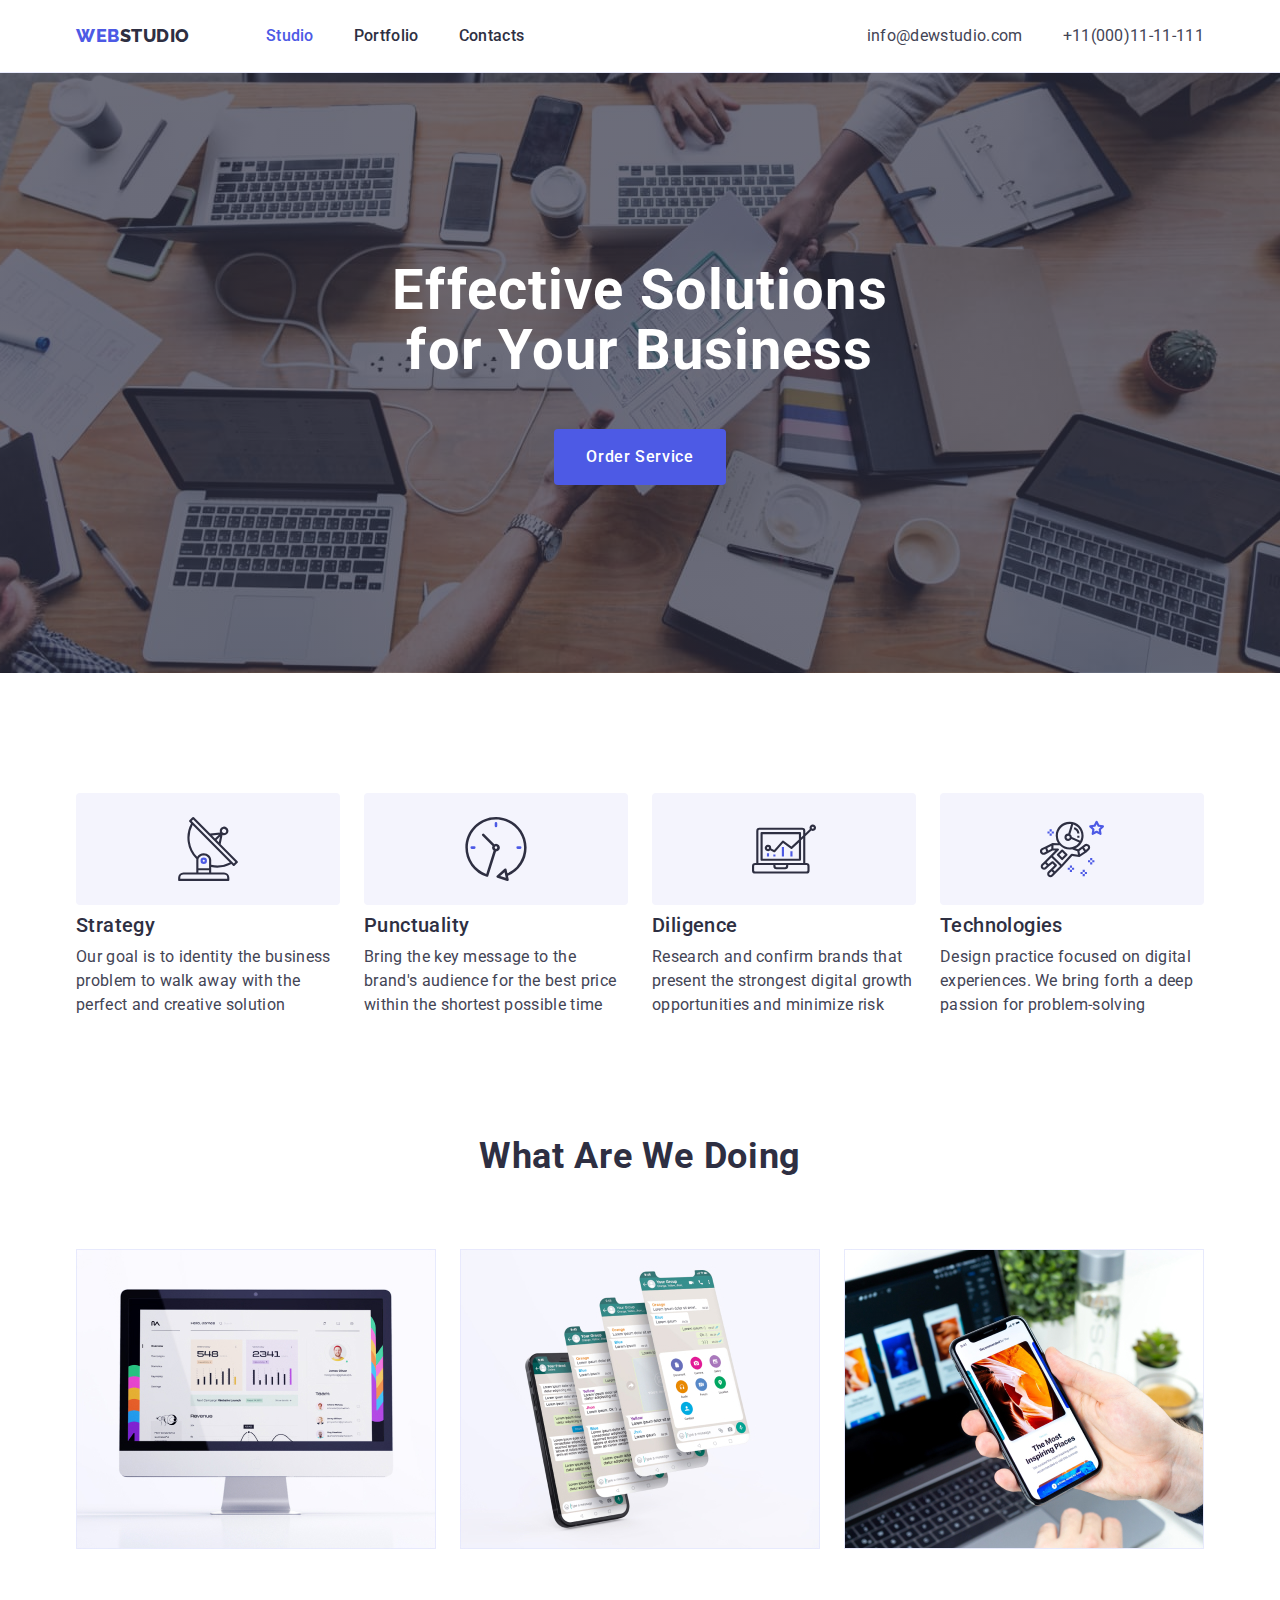
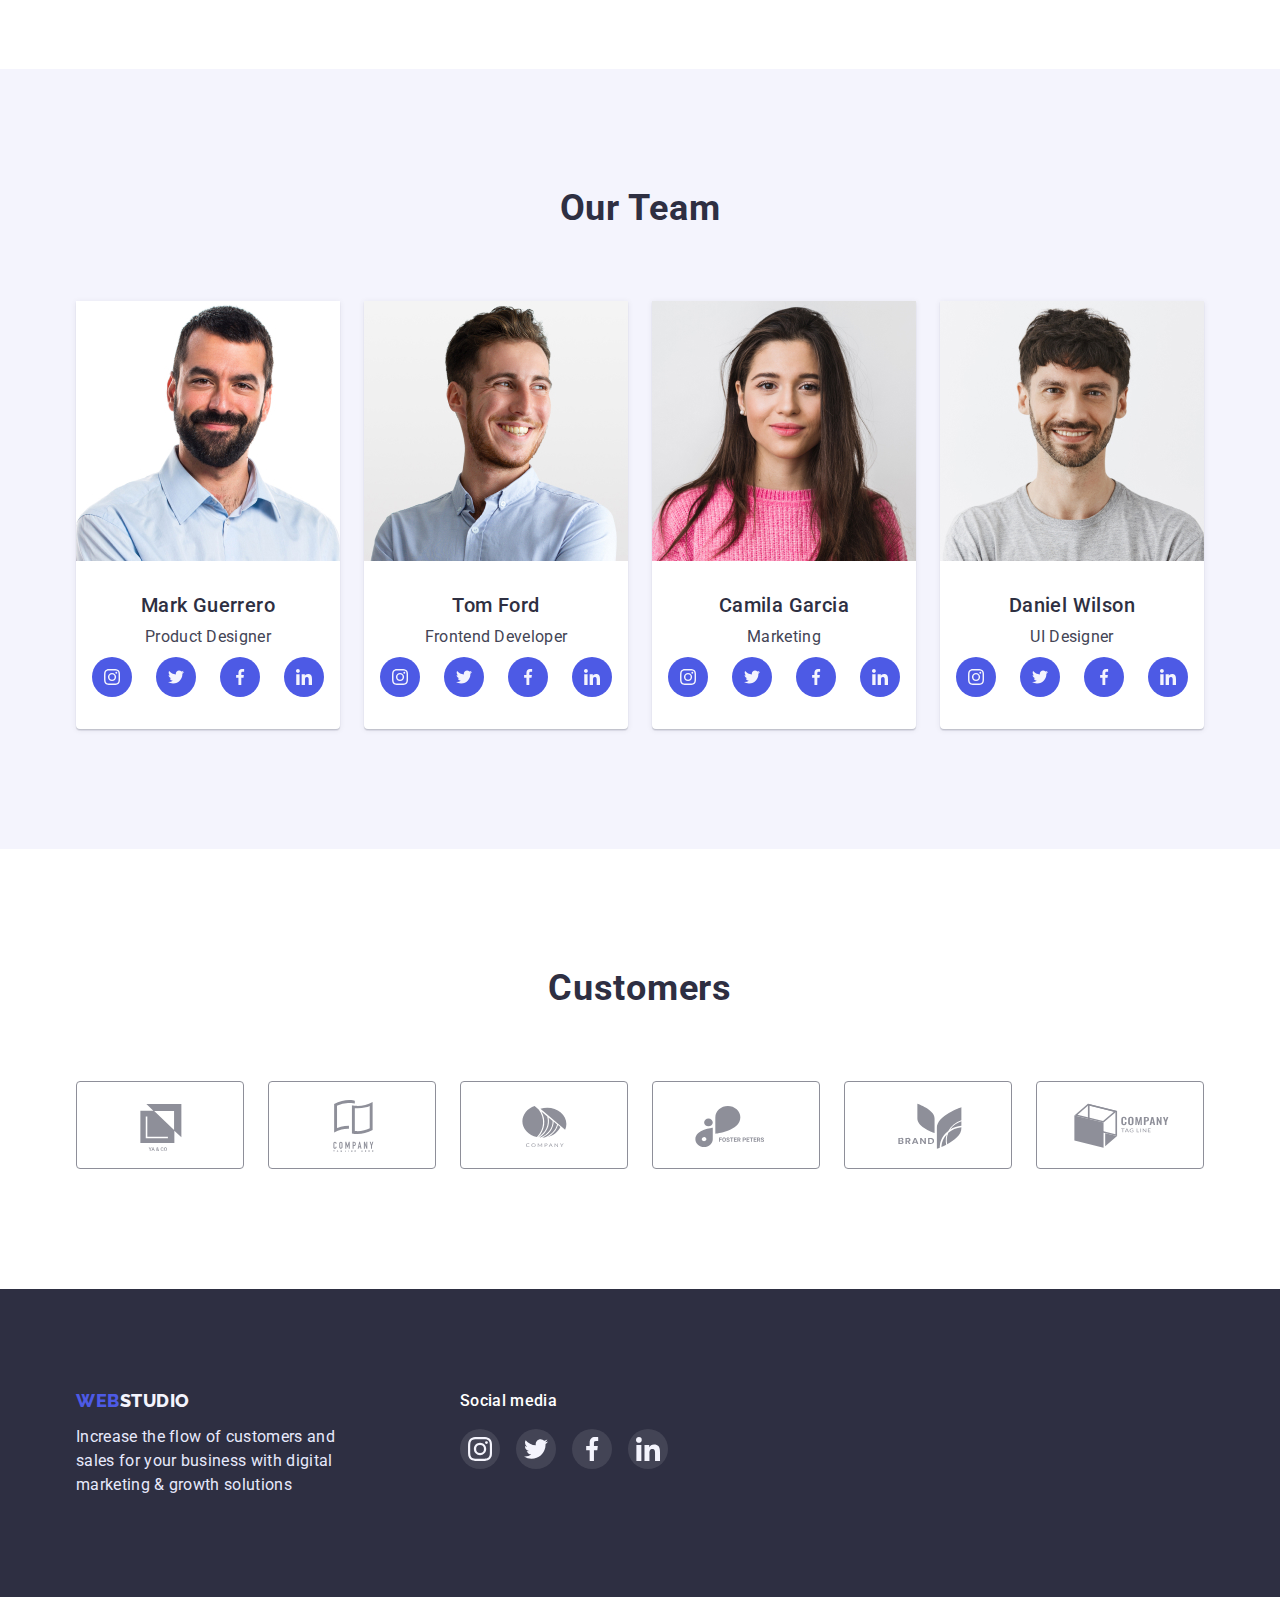
<file: index.html>
<!DOCTYPE html>
<html lang="en">
  <head>
    <meta charset="UTF-8" />
    <meta http-equiv="X-UA-Compatible" content="IE=edge" />
    <meta name="viewport" content="width=device-width, initial-scale=1.0" />
    <title>Document</title>
    <!-- normalize -->
    <link
      rel="stylesheet"
      href="https://cdn.jsdelivr.net/npm/modern-normalize@1.1.0/modern-normalize.min.css"
    />
    <link rel="preconnect" href="https://fonts.googleapis.com" />
    <link rel="preconnect" href="https://fonts.gstatic.com" crossorigin />
    <link
      href="https://fonts.googleapis.com/css2?family=Raleway:wght@800&family=Roboto:wght@400;500;700&display=swap"
      rel="stylesheet"
    />
    <link rel="stylesheet" href="./css/styles.css" />
  </head>
  <body>
    <header class="header">
      <div class="container">
        <nav class="main-nav">
          <a href="./index.html" class="logo"
            ><span class="logo-span">Web</span>Studio</a
          >
          <ul class="site-nav">
            <li class="item">
              <a href="./index.html" class="link current">Studio</a>
            </li>
            <li class="item">
              <a href="./portfolio.html" class="link">Portfolio</a>
            </li>
            <li class="item"><a href="#" class="link">Contacts</a></li>
          </ul>

          <ul class="contact-nav">
            <li class="item">
              <a href="mailto:info@dewstudio.com" class="link"
                >info@dewstudio.com</a
              >
            </li>

            <li class="item">
              <a href="tel:+110001111111" class="link">+11(000)11-11-111</a>
            </li>
          </ul>
        </nav>
      </div>
    </header>
    <main>
      <section class="hero hero-image">
        <div class="container">
          <h1 class="hero-title">Effective Solutions for Your Business</h1>
          <button type="button" class="button-hero">Order Service</button>
        </div>
      </section>
      <section class="section-container">
        <div class="container">
          <h2 class="visually-hidden">Our features</h2>
          <ul class="card-set">
            <li class="feature card-set-item">
              <div class="feature-card">
                <svg class="" width="64" height="64">
                  <use href="./images/icons.svg#antenna"></use>
                </svg>
              </div>
              <h3 class="subtitle">Strategy</h3>
              <p class="subtitle-text">
                Our goal is to identity the business problem to walk away with
                the perfect and creative solution
              </p>
            </li>
            <li class="feature card-set-item">
              <div class="feature-card">
                <svg class="" width="64" height="64">
                  <use href="./images/icons.svg#clock"></use>
                </svg>
              </div>
              <h3 class="subtitle">Punctuality</h3>
              <p class="subtitle-text">
                Bring the key message to the brand's audience for the best price
                within the shortest possible time
              </p>
            </li>
            <li class="feature card-set-item">
              <div class="feature-card">
                <svg class="" width="64" height="64">
                  <use href="./images/icons.svg#diagram"></use>
                </svg>
              </div>
              <h3 class="subtitle">Diligence</h3>
              <p class="subtitle-text">
                Research and confirm brands that present the strongest digital
                growth opportunities and minimize risk
              </p>
            </li>
            <li class="feature card-set-item">
              <div class="feature-card">
                <svg class="" width="64" height="64">
                  <use href="./images/icons.svg#astronaut"></use>
                </svg>
              </div>
              <h3 class="subtitle">Technologies</h3>
              <p class="subtitle-text">
                Design practice focused on digital experiences. We bring forth a
                deep passion for problem-solving
              </p>
            </li>
          </ul>
        </div>
      </section>
      <section class="section">
        <div class="container">
          <h2 class="section-title">What are we doing</h2>
          <ul class="card-set">
            <li class="card-set-item">
              <img
                src="./images/monitor.jpg"
                alt="open app monitor"
                width="360"
                height="300"
              />
            </li>
            <li class="card-set-item">
              <img
                src="./images/mobile.jpg"
                alt="mobile phone with chat app"
                width="360"
                height="300"
              />
            </li>
            <li class="card-set-item">
              <img
                src="./images/synchronization.jpg"
                alt="mobile phone and computer monitor"
                width="360"
                height="300"
              />
            </li>
          </ul>
        </div>
      </section>
      <section class="section section-bg-color">
        <div class="container">
          <h2 class="section-title">Our Team</h2>
          <ul class="card-set">
            <li class="feature card-set-item bg-card">
              <img
                src="./images/guerrero.jpg"
                alt="photo of a man Mark Guerrero"
                width="264"
                height="260"
              />
              <div class="section-card-content">
                <h3 class="subtitle-card">Mark Guerrero</h3>
                <p class="subtitle-text socials-card-margin">
                  Product Designer
                </p>
                <ul class="socials">
                  <li class="socials-item">
                    <a
                      class="socials-link icon"
                      href=""
                      target="_blank"
                      rel="noreferrer noopener"
                    >
                      <svg class="" width="16" height="16">
                        <use href="./images/icons.svg#instagram"></use>
                      </svg>
                    </a>
                  </li>
                  <li class="socials-item">
                    <a
                      class="socials-link icon"
                      href=""
                      target="_blank"
                      rel="noreferrer noopener"
                    >
                      <svg class="" width="16" height="16">
                        <use href="./images/icons.svg#twitter"></use>
                      </svg>
                    </a>
                  </li>
                  <li class="socials-item">
                    <a
                      class="socials-link icon"
                      href=""
                      target="_blank"
                      rel="noreferrer noopener"
                    >
                      <svg class="" width="16" height="16">
                        <use href="./images/icons.svg#facebook"></use>
                      </svg>
                    </a>
                  </li>
                  <li class="socials-item">
                    <a
                      class="socials-link icon"
                      href=""
                      target="_blank"
                      rel="noreferrer noopener"
                    >
                      <svg class="" width="16" height="16">
                        <use href="./images/icons.svg#linkedin"></use>
                      </svg>
                    </a>
                  </li>
                </ul>
              </div>
            </li>
            <li class="feature card-set-item bg-card">
              <img
                src="./images/ford.jpg"
                alt="photo of a man Tom Ford"
                width="264"
                height="260"
              />
              <div class="section-card-content">
                <h3 class="subtitle-card">Tom Ford</h3>
                <p class="subtitle-text socials-card-margin">
                  Frontend Developer
                </p>
                <ul class="socials">
                  <li class="socials-item">
                    <a
                      class="socials-link icon"
                      href=""
                      target="_blank"
                      rel="noreferrer noopener"
                    >
                      <svg class="" width="16" height="16">
                        <use href="./images/icons.svg#instagram"></use>
                      </svg>
                    </a>
                  </li>
                  <li class="socials-item">
                    <a
                      class="socials-link icon"
                      href=""
                      target="_blank"
                      rel="noreferrer noopener"
                    >
                      <svg class="" width="16" height="16">
                        <use href="./images/icons.svg#twitter"></use>
                      </svg>
                    </a>
                  </li>
                  <li class="socials-item">
                    <a
                      class="socials-link icon"
                      href=""
                      target="_blank"
                      rel="noreferrer noopener"
                    >
                      <svg class="" width="16" height="16">
                        <use href="./images/icons.svg#facebook"></use>
                      </svg>
                    </a>
                  </li>
                  <li class="socials-item">
                    <a
                      class="socials-link icon"
                      href=""
                      target="_blank"
                      rel="noreferrer noopener"
                    >
                      <svg class="" width="16" height="16">
                        <use href="./images/icons.svg#linkedin"></use>
                      </svg>
                    </a>
                  </li>
                </ul>
              </div>
            </li>
            <li class="feature card-set-item bg-card">
              <img
                src="./images/garcia.jpg"
                alt="photo of a woman Camila Garcia"
                width="264"
                height="260"
              />
              <div class="section-card-content">
                <h3 class="subtitle-card">Camila Garcia</h3>
                <p class="subtitle-text socials-card-margin">Marketing</p>
                <ul class="socials">
                  <li class="socials-item">
                    <a
                      class="socials-link icon"
                      href=""
                      target="_blank"
                      rel="noreferrer noopener"
                    >
                      <svg class="" width="16" height="16">
                        <use href="./images/icons.svg#instagram"></use>
                      </svg>
                    </a>
                  </li>
                  <li class="socials-item">
                    <a
                      class="socials-link icon"
                      href=""
                      target="_blank"
                      rel="noreferrer noopener"
                    >
                      <svg class="" width="16" height="16">
                        <use href="./images/icons.svg#twitter"></use>
                      </svg>
                    </a>
                  </li>
                  <li class="socials-item">
                    <a
                      class="socials-link icon"
                      href=""
                      target="_blank"
                      rel="noreferrer noopener"
                    >
                      <svg class="" width="16" height="16">
                        <use href="./images/icons.svg#facebook"></use>
                      </svg>
                    </a>
                  </li>
                  <li class="socials-item">
                    <a
                      class="socials-link icon"
                      href=""
                      target="_blank"
                      rel="noreferrer noopener"
                    >
                      <svg class="" width="16" height="16">
                        <use href="./images/icons.svg#linkedin"></use>
                      </svg>
                    </a>
                  </li>
                </ul>
              </div>
            </li>
            <li class="feature card-set-item bg-card">
              <img
                src="./images/wilson.jpg"
                alt="photo of a man Daniel Wilson"
                width="264"
                height="260"
              />
              <div class="section-card-content">
                <h3 class="subtitle-card">Daniel Wilson</h3>
                <p class="subtitle-text socials-card-margin">UI Designer</p>
                <ul class="socials">
                  <li class="socials-item">
                    <a
                      class="socials-link icon"
                      href=""
                      target="_blank"
                      rel="noreferrer noopener"
                    >
                      <svg class="" width="16" height="16">
                        <use href="./images/icons.svg#instagram"></use>
                      </svg>
                    </a>
                  </li>
                  <li class="socials-item">
                    <a
                      class="socials-link icon"
                      href=""
                      target="_blank"
                      rel="noreferrer noopener"
                    >
                      <svg class="" width="16" height="16">
                        <use href="./images/icons.svg#twitter"></use>
                      </svg>
                    </a>
                  </li>
                  <li class="socials-item">
                    <a
                      class="socials-link icon"
                      href=""
                      target="_blank"
                      rel="noreferrer noopener"
                    >
                      <svg class="" width="16" height="16">
                        <use href="./images/icons.svg#facebook"></use>
                      </svg>
                    </a>
                  </li>
                  <li class="socials-item">
                    <a
                      class="socials-link icon"
                      href=""
                      target="_blank"
                      rel="noreferrer noopener"
                    >
                      <svg class="" width="16" height="16">
                        <use href="./images/icons.svg#linkedin"></use>
                      </svg>
                    </a>
                  </li>
                </ul>
              </div>
            </li>
          </ul>
        </div>
      </section>
      <section class="section-container">
        <div class="container">
          <h2 class="section-title">Customers</h2>
          <ul class="customers-list">
            <li class="customers-item">
              <a href="" class="customers-link"
                ><svg class="" width="104" height="56">
                  <use href="./images/icons.svg#logo-1"></use></svg
              ></a>
            </li>
            <li class="customers-item">
              <a href="" class="customers-link"
                ><svg class="" width="104" height="56">
                  <use href="./images/icons.svg#logo-2"></use></svg
              ></a>
            </li>
            <li class="customers-item">
              <a href="" class="customers-link"
                ><svg class="" width="104" height="56">
                  <use href="./images/icons.svg#logo-3"></use></svg
              ></a>
            </li>
            <li class="customers-item">
              <a href="" class="customers-link"
                ><svg class="" width="104" height="56">
                  <use href="./images/icons.svg#logo-4"></use></svg
              ></a>
            </li>
            <li class="customers-item">
              <a href="" class="customers-link"
                ><svg class="" width="104" height="56">
                  <use href="./images/icons.svg#logo-5"></use></svg
              ></a>
            </li>
            <li class="customers-item">
              <a href="" class="customers-link"
                ><svg class="" width="104" height="56">
                  <use href="./images/icons.svg#logo-6"></use></svg
              ></a>
            </li>
          </ul>
        </div>
      </section>
    </main>
    <footer class="footer">
      <div class="container footer-container">
        <div class="logo-footer-container">
          <a href="./index.html" class="logo-footer"
            ><span class="logo-span">Web</span>Studio</a
          >
          <p class="text-footer">
            Increase the flow of customers and sales for your business with
            digital marketing & growth solutions
          </p>
        </div>
        <div>
          <h2 class="footer-title">Social media</h2>
          <ul class="socials-footer">
            <li class="socials-item">
              <a
                class="socials-link icon-footer"
                href=""
                target="_blank"
                rel="noreferrer noopener"
              >
                <svg class="" width="24" height="24">
                  <use href="./images/icons.svg#instagram"></use>
                </svg>
              </a>
            </li>
            <li class="socials-item">
              <a
                class="socials-link icon-footer"
                href=""
                target="_blank"
                rel="noreferrer noopener"
              >
                <svg class="" width="24" height="24">
                  <use href="./images/icons.svg#twitter"></use>
                </svg>
              </a>
            </li>
            <li class="socials-item">
              <a
                class="socials-link icon-footer"
                href=""
                target="_blank"
                rel="noreferrer noopener"
              >
                <svg class="" width="24" height="24">
                  <use href="./images/icons.svg#facebook"></use>
                </svg>
              </a>
            </li>
            <li class="socials-item">
              <a
                class="socials-link icon-footer"
                href=""
                target="_blank"
                rel="noreferrer noopener"
              >
                <svg class="" width="24" height="24">
                  <use href="./images/icons.svg#linkedin"></use>
                </svg>
              </a>
            </li>
          </ul>
        </div>
      </div>
    </footer>
  </body>
</html>
</file>
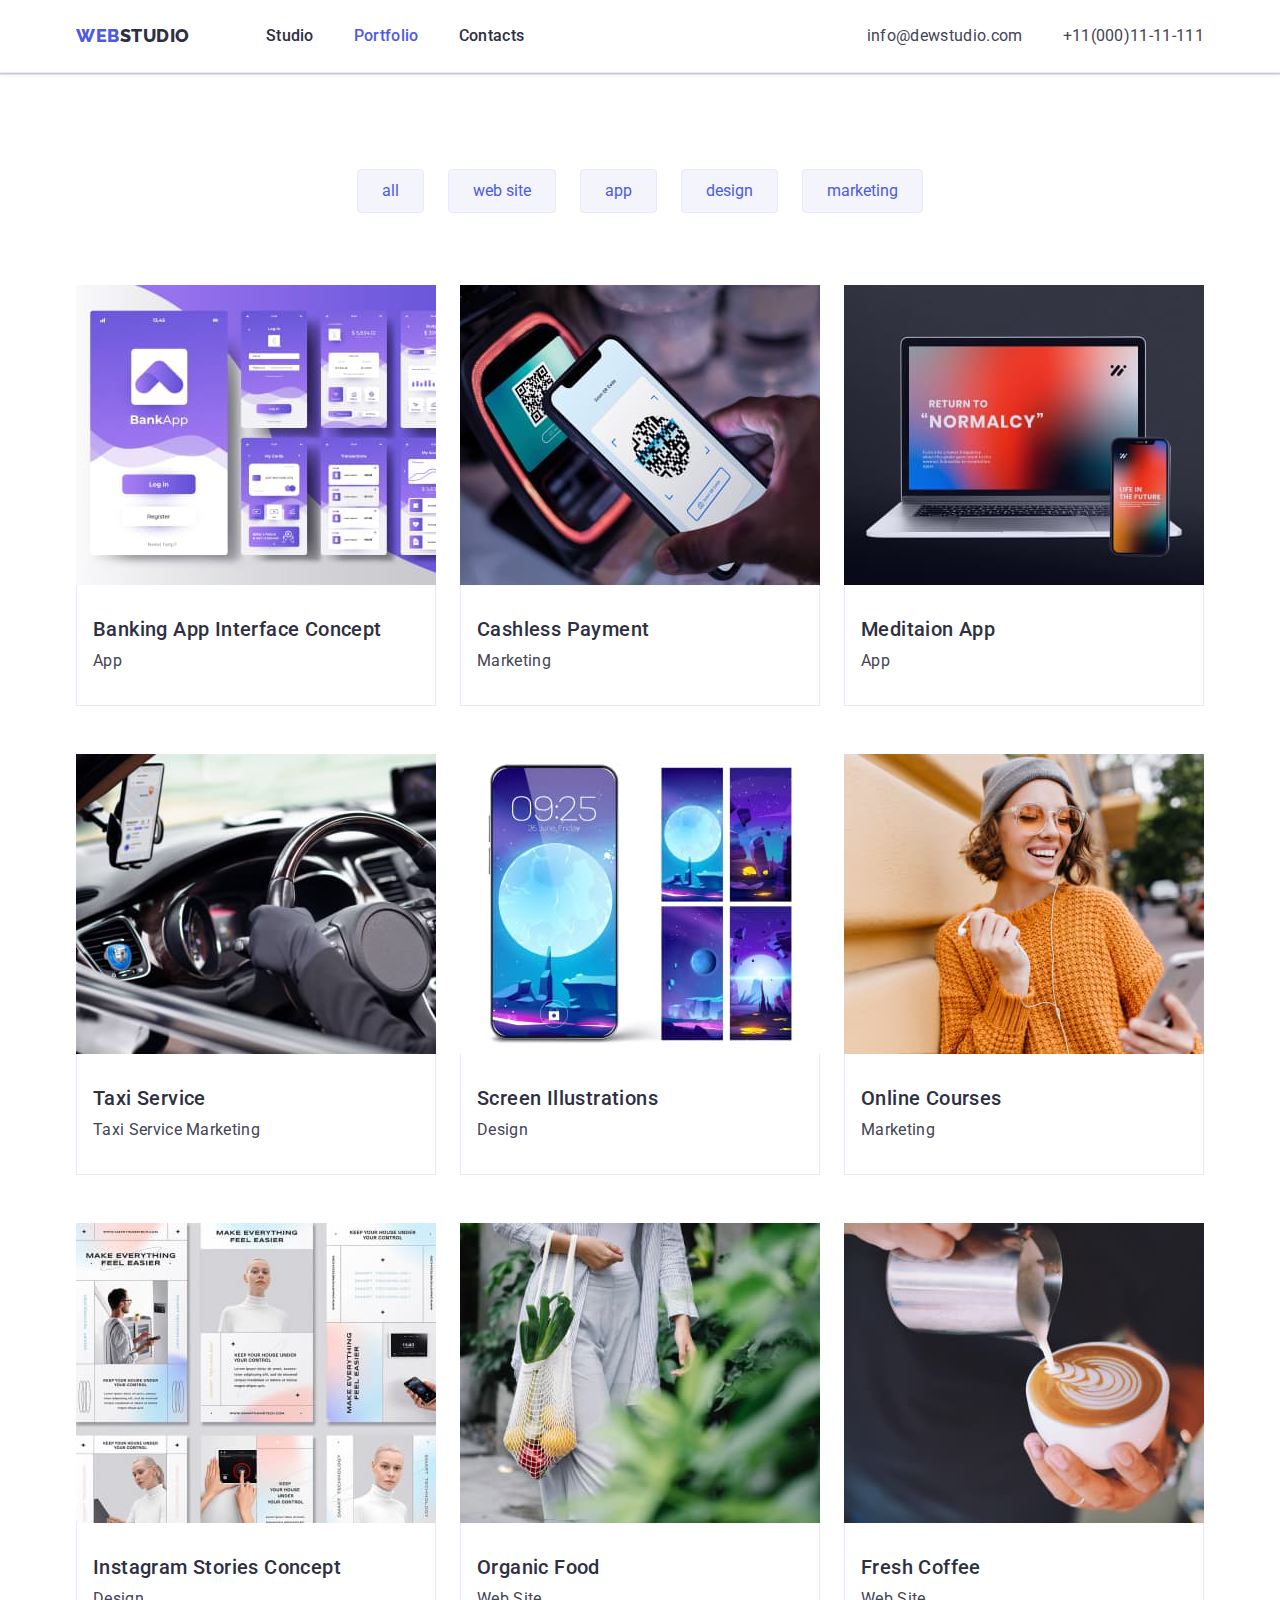
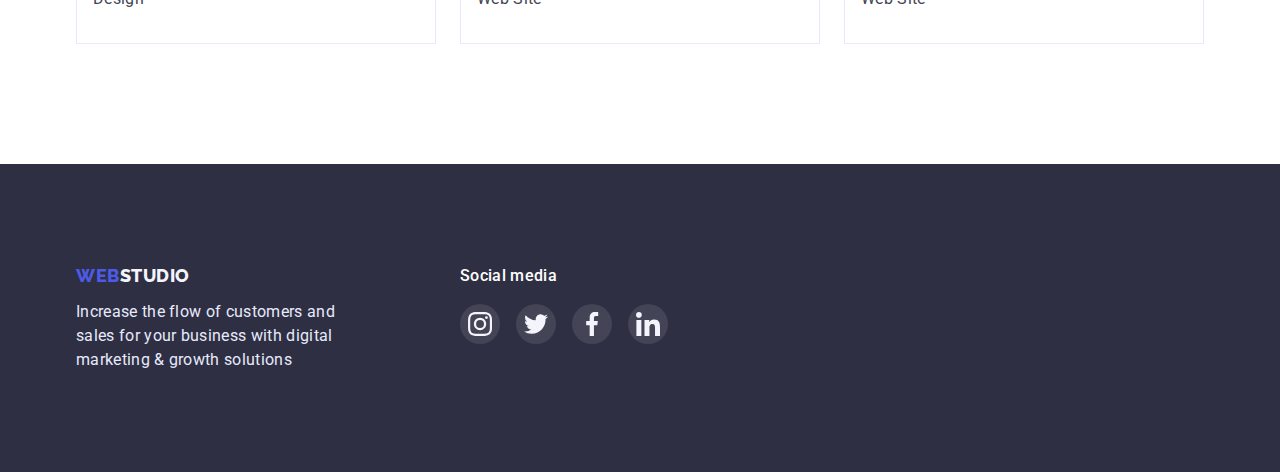
<file: portfolio.html>
<!DOCTYPE html>
<html lang="en">
  <head>
    <meta charset="UTF-8" />
    <meta http-equiv="X-UA-Compatible" content="IE=edge" />
    <meta name="viewport" content="width=device-width, initial-scale=1.0" />
    <title>Document</title>
    <!-- normalize -->
    <link
      rel="stylesheet"
      href="https://cdn.jsdelivr.net/npm/modern-normalize@1.1.0/modern-normalize.min.css"
    />
    <link rel="preconnect" href="https://fonts.googleapis.com" />
    <link rel="preconnect" href="https://fonts.gstatic.com" crossorigin />
    <link
      href="https://fonts.googleapis.com/css2?family=Raleway:wght@800&family=Roboto:wght@400;500;700&display=swap"
      rel="stylesheet"
    />
    <link rel="stylesheet" href="./css/styles.css" />
  </head>
  <body>
    <header class="header">
      <div class="container">
        <nav class="main-nav">
          <a href="./index.html" class="logo"
            ><span class="logo-span">Web</span>Studio</a
          >
          <ul class="site-nav">
            <li class="item">
              <a href="./index.html" class="link">Studio</a>
            </li>
            <li class="item">
              <a href="./portfolio.html" class="link current">Portfolio</a>
            </li>
            <li class="item"><a href="#" class="link">Contacts</a></li>
          </ul>

          <ul class="contact-nav list">
            <li class="item">
              <a href="mailto:info@dewstudio.com" class="link"
                >info@dewstudio.com</a
              >
            </li>

            <li class="item">
              <a href="tel:+110001111111" class="link">+11(000)11-11-111</a>
            </li>
          </ul>
        </nav>
      </div>
    </header>
    <main>
      <section class="section-portfolio">
        <div class="container">
          <h1 class="visually-hidden">Portfolio</h1>
          <ul class="btn-list">
            <li>
              <button type="button" class="button-decor">all</button>
            </li>
            <li>
              <button type="button" class="button-decor">web site</button>
            </li>
            <li>
              <button type="button" class="button-decor">app</button>
            </li>
            <li>
              <button type="button" class="button-decor">design</button>
            </li>
            <li>
              <button type="button" class="button-decor">marketing</button>
            </li>
          </ul>
          <ul class="card-set">
            <li class="card-set-item">
              <a href="" class="bg-portfolio">
                <img
                  src="./images/bank.jpg"
                  alt="Banking"
                  width="360"
                  height="300"
                />
                <div class="card-content border">
                  <h2 class="subtitle">Banking App Interface Concept</h2>

                  <p class="subtitle-text">App</p>
                </div>
              </a>
            </li>
            <li class="card-set-item">
              <a href="" class="bg-portfolio">
                <img
                  src="./images/mobileapp.jpg"
                  alt="mobile application for payment"
                  width="360"
                  height="300"
                />
                <div class="card-content border">
                  <h2 class="subtitle">Cashless Payment</h2>
                  <p class="subtitle-text">Marketing</p>
                </div>
              </a>
            </li>
            <li class="card-set-item">
              <a href="" class="bg-portfolio">
                <img
                  src="./images/application.jpg"
                  alt="Meditaion App"
                  width="360"
                  height="300"
                />
                <div class="card-content border">
                  <h2 class="subtitle">Meditaion App</h2>
                  <p class="subtitle-text">App</p>
                </div>
              </a>
            </li>
            <li class="card-set-item">
              <a href="" class="bg-portfolio">
                <img
                  src="./images/taxi.jpg"
                  alt="taxi app"
                  width="360"
                  height="300"
                />
                <div class="card-content border">
                  <h2 class="subtitle">Taxi Service</h2>
                  <p class="subtitle-text">Taxi Service Marketing</p>
                </div>
              </a>
            </li>
            <li class="card-set-item">
              <a href="" class="bg-portfolio">
                <img
                  src="./images/screen.jpg"
                  alt="Screen Illustrations"
                  width="360"
                  height="300"
                />
                <div class="card-content border">
                  <h2 class="subtitle">Screen Illustrations</h2>
                  <p class="subtitle-text">Design</p>
                </div>
              </a>
            </li>
            <li class="card-set-item">
              <a href="" class="bg-portfolio">
                <img
                  src="./images/courses.jpg"
                  alt="Online Courses"
                  width="360"
                  height="300"
                />
                <div class="card-content border">
                  <h2 class="subtitle">Online Courses</h2>
                  <p class="subtitle-text">Marketing</p>
                </div>
              </a>
            </li>
            <li class="card-set-item">
              <a href="" class="bg-portfolio">
                <img
                  src="./images/stories.jpg"
                  alt="Instagram Stories"
                  width="360"
                  height="300"
                />
                <div class="card-content border">
                  <h2 class="subtitle">Instagram Stories Concept</h2>
                  <p class="subtitle-text">Design</p>
                </div>
              </a>
            </li>
            <li class="card-set-item">
              <a href="" class="bg-portfolio">
                <img
                  src="./images/food.jpg"
                  alt="food bag"
                  width="360"
                  height="300"
                />
                <div class="card-content border">
                  <h2 class="subtitle">Organic Food</h2>
                  <p class="subtitle-text">Web Site</p>
                </div>
              </a>
            </li>
            <li class="card-set-item">
              <a href="" class="bg-portfolio">
                <img
                  src="./images/coffee.jpg"
                  alt="a cap of coffee"
                  width="360"
                  height="300"
                />
                <div class="card-content border">
                  <h2 class="subtitle">Fresh Coffee</h2>
                  <p class="subtitle-text">Web Site</p>
                </div>
              </a>
            </li>
          </ul>
        </div>
      </section>
    </main>
    <footer class="footer">
      <div class="container footer-container">
        <div class="logo-footer-container">
          <a href="./index.html" class="logo-footer"
            ><span class="logo-span">Web</span>Studio</a
          >
          <p class="text-footer">
            Increase the flow of customers and sales for your business with
            digital marketing & growth solutions
          </p>
        </div>
        <div>
          <h2 class="footer-title">Social media</h2>
          <ul class="socials-footer">
            <li class="socials-item">
              <a
                class="socials-link icon-footer"
                href=""
                target="_blank"
                rel="noreferrer noopener"
              >
                <svg class="" width="24" height="24">
                  <use href="./images/icons.svg#instagram"></use>
                </svg>
              </a>
            </li>
            <li class="socials-item">
              <a
                class="socials-link icon-footer"
                href=""
                target="_blank"
                rel="noreferrer noopener"
              >
                <svg class="" width="24" height="24">
                  <use href="./images/icons.svg#twitter"></use>
                </svg>
              </a>
            </li>
            <li class="socials-item">
              <a
                class="socials-link icon-footer"
                href=""
                target="_blank"
                rel="noreferrer noopener"
              >
                <svg class="" width="24" height="24">
                  <use href="./images/icons.svg#facebook"></use>
                </svg>
              </a>
            </li>
            <li class="socials-item">
              <a
                class="socials-link icon-footer"
                href=""
                target="_blank"
                rel="noreferrer noopener"
              >
                <svg class="" width="24" height="24">
                  <use href="./images/icons.svg#linkedin"></use>
                </svg>
              </a>
            </li>
          </ul>
        </div>
      </div>
    </footer>
  </body>
</html>
</file>
<file: css/styles.css>
:root {
    --title-text-color: #2E2F42;
    --accent-color:#4D5AE5;
    --white-color:#ffffff;
    --text-color:#434455;
    --bg-color: #F4F4FD;
    --border-color: #E7E9FC;
    --btn-bg-color: #404BBF;
    --card-shadow: 0px 1px 6px rgba(46, 47, 66, 0.08),
        0px 1px 1px rgba(46, 47, 66, 0.16),
        0px 2px 1px rgba(46, 47, 66, 0.08);

     --btn-shadow: 0px 3px 1px rgba(0, 0, 0, 0.1), 0px 2px 1px rgba(0, 0, 0, 0.08), 0px 2px 2px rgba(0, 0, 0, 0.12);
   --footer-shadow: 0px 2px 1px rgba(46, 47, 66, 0.08),
    0px 1px 1px rgba(46, 47, 66, 0.16),
    0px 1px 6px rgba(46, 47, 66, 0.08);
        

        --row-indent:48px;
        --col-indent:24px;
        --items: 3;
}
body {
    font-family: 'Roboto', sans-serif;
    color: var(--text-color);
    background-color: var(--white-color);
    font-size: 16px;
}
h1,
h2,
h3, 
h4,
h5,
h6,
p
{
    margin: 0;
}
img {
    display: block;
    max-width: 100%;
    height: auto;
}
ul, ol {
    margin: 0;
    padding: 0 ;
    list-style: none;
    
}
button {
    cursor: pointer;
    padding: 0;
    border: none;
    background-color: transparent;
    font: inherit;
}
a {
    color: currentColor;
    text-decoration: none;
}
/* дублирующие классы */
.container{
        max-width: 1158px;
        padding-left: 15px;
        padding-right: 15px;
        margin-left: auto;
        margin-right: auto;
}
 .card-set {
     display: flex;
     flex-wrap: wrap;
     row-gap: var(--row-indent);
     column-gap: var(--col-indent);

 }

 .card-set-item {
     flex-basis: calc((100% - var(--col-indent) * (var(--items) - 1)) / var(--items));
 }
/* разметка шапки */
.header{

    box-shadow: var(--footer-shadow);
    border-bottom: 1px solid var(--border-color);
}
.main-nav{
    display:flex;
    align-items: center;
}

.logo {
    color: var(--title-text-color);
    font-family: 'Raleway', sans-serif;
    font-weight: 800;
    font-size: 18px;
    line-height: 1.33;
    text-transform: uppercase;
    text-decoration: none;
    letter-spacing: 0.03em;
    padding-top: 24px;
    padding-bottom: 24px;
}
.logo-span {
 color: var(--accent-color);
}

.site-nav{
    display: flex;
    margin-left: 76px;
    gap: 40px;
}
.site-nav .link{
    color: var(--title-text-color);
    text-decoration: none; 
    font-weight: 500;
    line-height: 1.5;
    letter-spacing: 0.02em;
    padding-top: 24px;
    padding-bottom: 24px;
    
}
.site-nav .link:hover,
.site-nav .link:focus{
    color: var(--accent-color); 
}
.link.current {
    color: var(--accent-color);
}
.contact-nav {
    display: flex;
    margin-left: auto;
    gap: 40px;
}
.contact-nav .link {
color: var(--text-color);
font-style: normal;
text-decoration: none;
line-height: 1.5;
letter-spacing: 0.02em;
padding-top: 24px;
padding-bottom: 24px;
}
.contact-nav .link:hover,
.contact-nav .link:focus {
    color: var(--accent-color);

}

/* разметка героя */
.hero{
    background-color: var(--title-text-color);
    text-align: center;
    padding-top: 188px;
    padding-bottom: 188px; 
}
.hero-image {
    max-width: 1440px;
    margin-left: auto;
    margin-right: auto;
    background-image:
        linear-gradient(rgba(46, 47, 66, 0.7),
            rgba(46, 47, 66, 0.7)),
        url('../images/people-office.jpg');
    background-repeat: no-repeat;
    background-position: center;
    background-size: cover;
}
.hero-title{
    color: var(--white-color);
    font-size: 56px;
    letter-spacing: 0.02em;
    line-height: 1.07;
    width: 496px;
    margin:0 auto;
    margin-bottom: 48px;
}
.button-hero{
    color: var(--white-color);
    background-color: var(--accent-color);
    font-weight: 500;
    font-size: 16px;
    letter-spacing: 0.04em;
    line-height: 1.5;
    padding: 16px 32px;
    min-width: 169px;
    min-height: 56px;
    border-radius: 4px; 
}
.button-hero:hover,
.button-hero:focus{
    background-color: var(--btn-bg-color);
}
/* разметка контейнера our features */
.visually-hidden {
    position: absolute;
    width: 1px;
    height: 1px;
    margin: -1px;
    border: 0;
    padding: 0;
    
    white-space: nowrap;
    clip-path: inset(100%);
    clip: rect(0 0 0 0);
    overflow: hidden;
  }
  .section-container{
    padding-top: 120px;
    padding-bottom: 120px;
  }
 .feature {
     --items: 4;
 }
.feature-card{
    display: flex;
    max-width: 100%;
    height: 112px;
    background-color: var(--bg-color);
    border-radius: 4px;
    align-items: center;
    justify-content: center;
    margin-bottom: 8px;
}
.subtitle{
    color: var(--title-text-color);
    font-weight: 500;
    font-size: 20px;
    letter-spacing: 0.02em;
    line-height: 1.2;
    margin-bottom: 8px;
}
.subtitle-text{
    line-height: 1.5;
    letter-spacing: 0.02em;
    color: var(--text-color);
}
/* секция сотрудников */
.section-title {
    color: var(--title-text-color); 
    font-size: 36px;
    letter-spacing: 0.02em;
    line-height: 1.11;
    text-transform: capitalize;
    text-align: center;
    margin-bottom: 72px;
}

.section {
    padding-bottom: 120px;
    
}
.section-bg-color{
background-color: var(--bg-color);
padding-top: 120px;
}
.section-card-content{
    text-align: center;
    padding-top: 32px;
    padding-bottom: 32px;
}
.subtitle-card{
    color: var(--title-text-color);
        font-weight: 500;
        font-size: 20px;
        letter-spacing: 0.02em;
        line-height: 1.2;
        margin-bottom: 8px;

}
.section-item-team{
    background-color: var(--white-color);
    border-radius: 0px 0px 4px 4px;
    margin-right: 24px;
    box-shadow: var(--card-shadow) ;
}

.socials{
    display: flex;
    justify-content: center;
    gap: 24px;
}
.socials-link{
    display: flex;
    align-items: center;
    justify-content: center;
    width: 40px;
    height: 40px;
    border-radius: 50%;
    fill: var(--bg-color);
}

.socials-link.icon{
    background-color: var(--accent-color);
}
.socials-link.icon:hover,
.socials-link.icon:focus{
    background-color: var(--btn-bg-color);
}
.socials-card-margin{
    margin-bottom: 8px;
}
.bg-card {
    background: var(--white-color);
    box-shadow: var(--card-shadow);
    border-radius: 0px 0px 4px 4px;
}
/* разьетка секции клиентов ссылки */
.customers-list{
    display: flex;
    gap: 24px;
}
.customers-link{
    display: flex;
        align-items: center;
        justify-content: center;
        width: 168px;
        height: 88px;
        border: 1px solid #8E8F99;
        fill: #8E8F99;
        border-radius: 4px;
        outline: transparent;

}
.customers-link:hover,
.customers-link:focus {
    border: 1px solid var(--btn-bg-color);
        fill: var(--btn-bg-color);
}
/* разметка футера */
.footer{
    background-color: var(--title-text-color);
    padding-top: 100px;
    padding-bottom: 100px;
}
.footer-container{
    display: flex;
}
.logo-footer{
    color: var(--bg-color);
    font-family: 'Raleway', sans-serif;
    font-weight: 800;
    font-size: 18px;
    line-height: 1.33;
    text-transform: uppercase;
    text-decoration: none;
    letter-spacing: 0.03em;
}
.logo-footer-container{
margin-right: 120px;
}
.footer-title{

    margin-bottom: 16px;
    color: var(--white-color);
    font-weight: 500;
    font-size: 16px;
    letter-spacing: 0.02em;
    line-height: 1.5;

}
.text-footer {
    margin-top: 12px;
    color: var(--border-color);
    line-height: 1.5;
    letter-spacing: 0.02em;
    max-width: 264px;
    
}
.socials-footer {
    display: flex;
    justify-content: center;
    gap: 16px;
}
.socials-link.icon-footer {
    background-color: rgba(255, 255, 255, 0.1);
}

.socials-link.icon-footer:hover,
.socials-link.icon-footer:focus {
    background-color: #31D0AA;;
}
/* портфолио кнопки */
.button-decor{
background-color:var(--bg-color);
color: var(--accent-color);
padding: 12px 24px;
border-radius: 4px;
border: 1px solid var(--border-color);
}
.button-decor:hover,
.button-decor:focus{
    background-color: var(--btn-bg-color);
    color:var(--white-color) ;
    box-shadow: var(--btn-shadow);
}
.btn-list {
    display: flex;
    margin-bottom: 72px;
    justify-content: center;
    gap: 24px;
}
/* разметка карточек портфолио */



.section-portfolio{
    padding-top: 96px;
    padding-bottom: 120px;
}
 .card-content {
     padding-left: 16px;
     padding-top: 32px;
     padding-bottom: 32px;
 }
.border {
  
    border-left:  1px solid #E7E9FC; 
    border-right: 1px solid #E7E9FC;
    border-bottom: 1px solid #E7E9FC;  
}
.bg-portfolio{
    outline: transparent;
    display: inline-block;
}
.bg-portfolio:hover,
.bg-portfolio:focus{
    box-shadow: var(--card-shadow);
}
</file>
